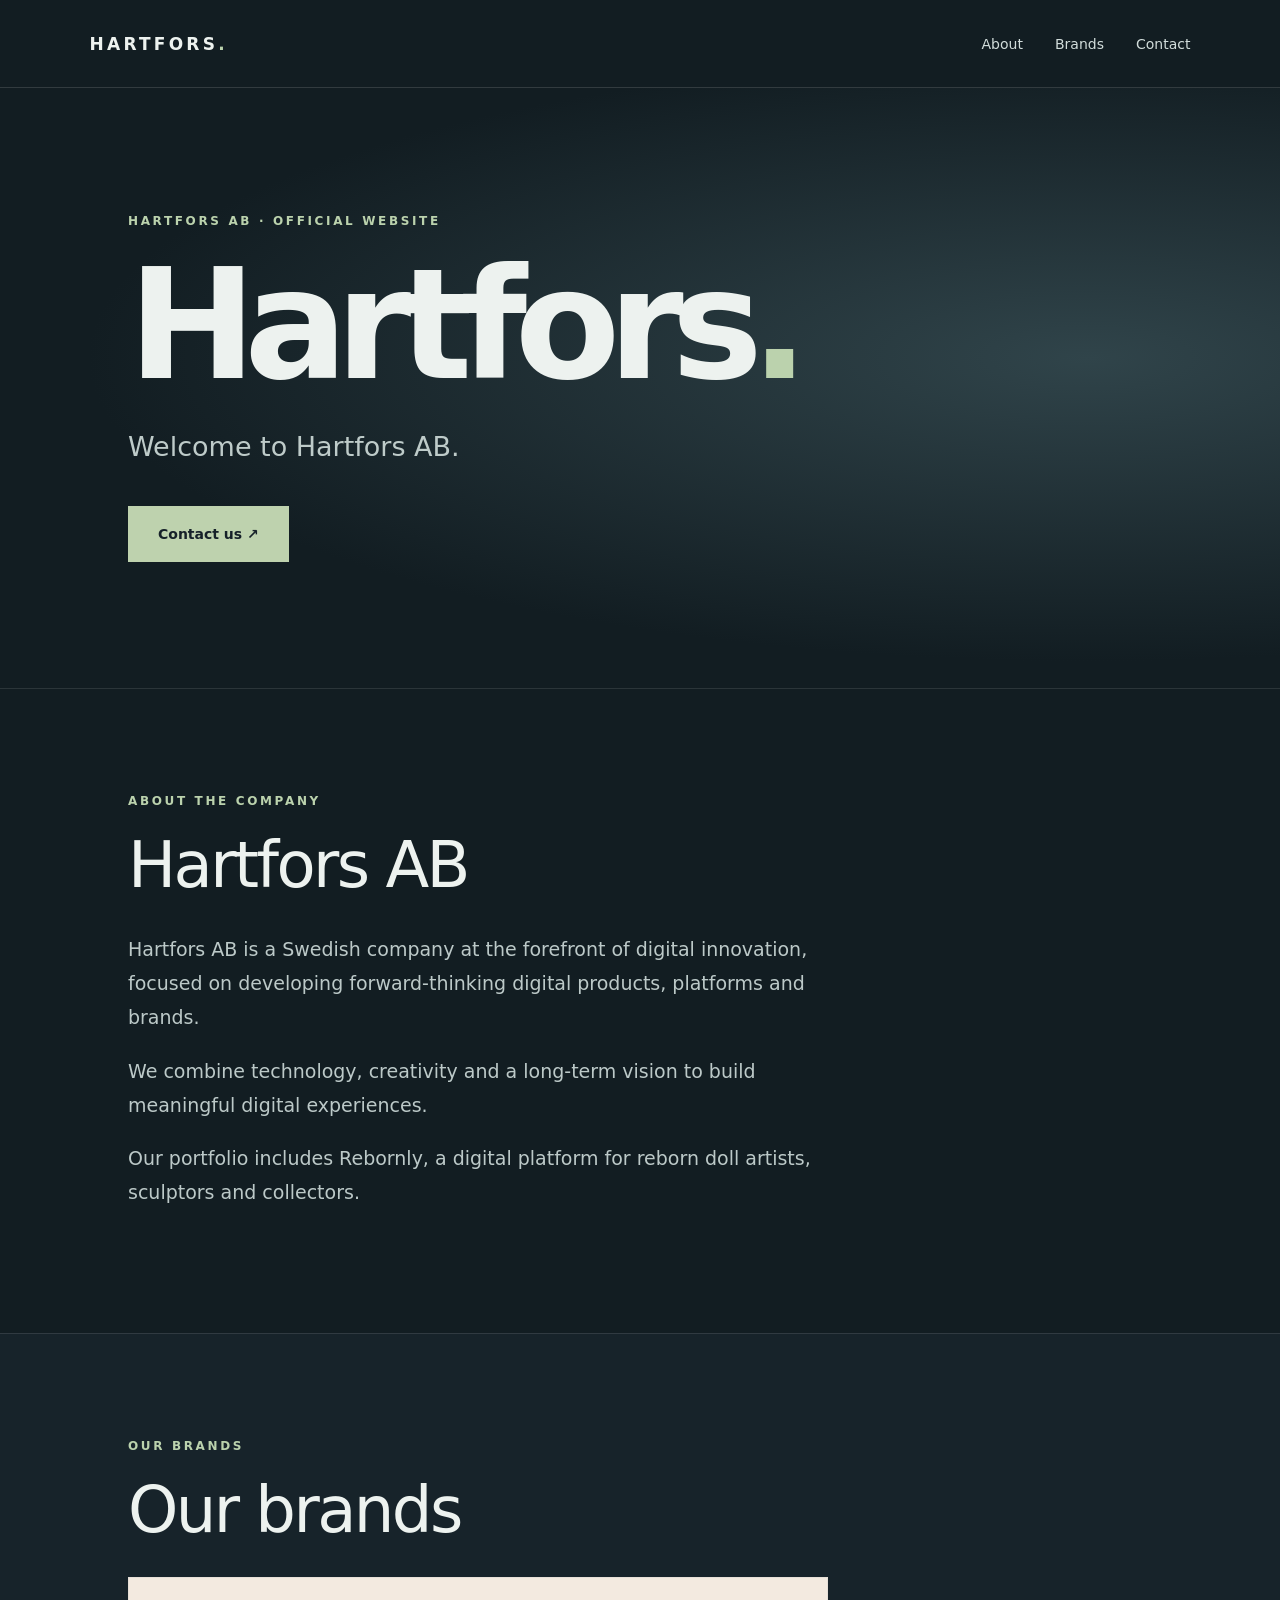
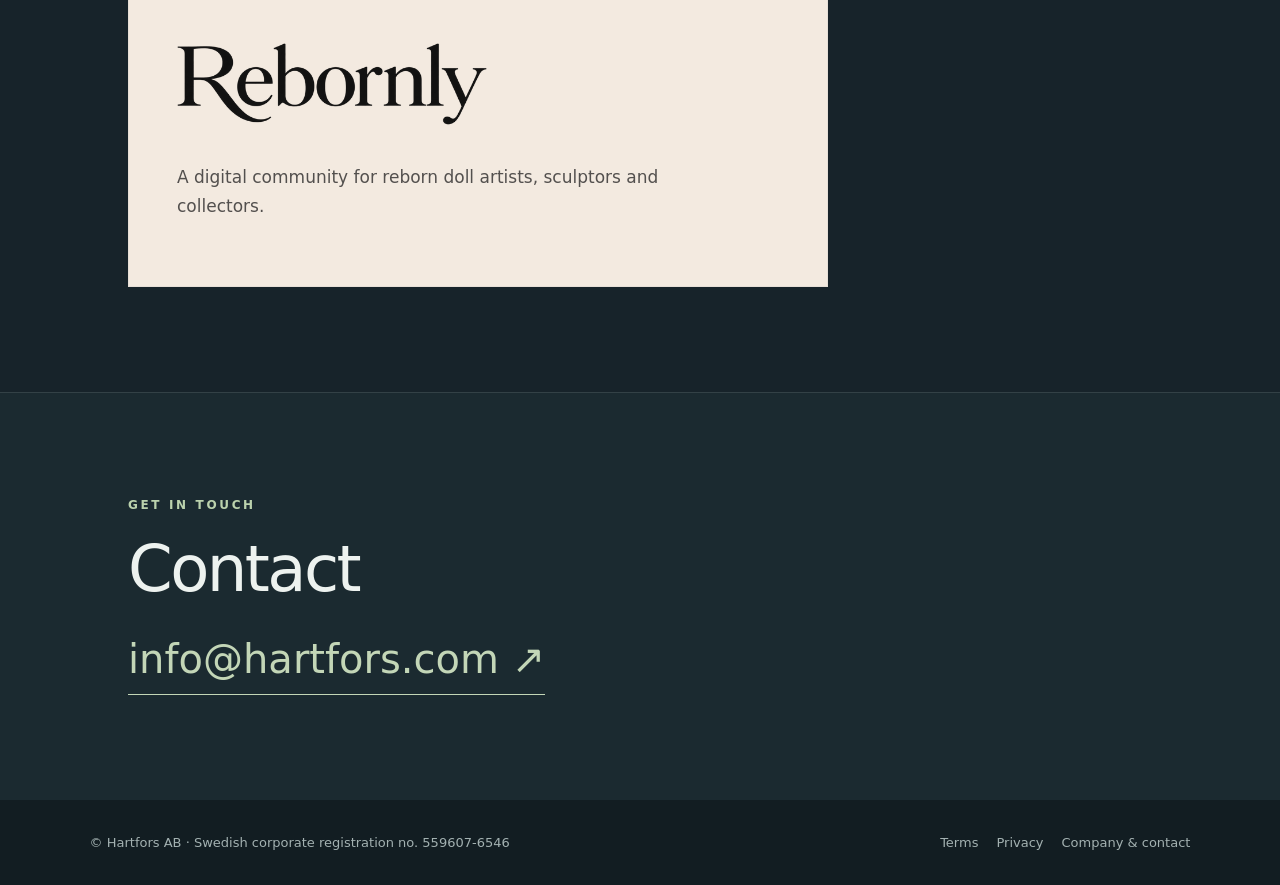
<file: index.html>
<!doctype html>
<html lang="en">
<head>
<meta charset="utf-8">
<meta name="viewport" content="width=device-width,initial-scale=1">
<meta name="description" content="Hartfors AB — official company website.">
<title>Hartfors AB</title>
<link rel="stylesheet" href="styles.css">
</head>
<body>
<header class="nav"><a class="logo" href="/">HARTFORS<span>.</span></a><nav><a href="#about">About</a><a href="#brands">Brands</a><a href="#contact">Contact</a></nav></header>
<main><section class="hero"><p class="eyebrow">HARTFORS AB · OFFICIAL WEBSITE</p><h1>Hartfors<span>.</span></h1><p class="intro">Welcome to Hartfors AB.</p><a class="cta" href="mailto:info@hartfors.com">Contact us ↗</a></section>
<section class="section" id="about"><p class="eyebrow">ABOUT THE COMPANY</p><h2>Hartfors AB</h2><p>Hartfors AB is a Swedish company at the forefront of digital innovation, focused on developing forward-thinking digital products, platforms and brands.</p><p>We combine technology, creativity and a long-term vision to build meaningful digital experiences.</p><p>Our portfolio includes Rebornly, a digital platform for reborn doll artists, sculptors and collectors.</p></section>
<section class="section brands" id="brands"><p class="eyebrow">OUR BRANDS</p><h2>Our brands</h2><div class="brand-grid brand-grid--single"><div class="brand-card brand-card--rebornly"><img class="brand-wordmark" src="[data-uri]" alt="Rebornly" loading="lazy"><p>A digital community for reborn doll artists, sculptors and collectors.</p></div>
<!-- Frondly is reserved for a later launch. Remove hidden and brand-grid--single to show it. -->
<div class="brand-card brand-card--frondly" hidden>
<div class="frondly-wordmark">
<svg viewBox="0 0 52 56" fill="none" aria-hidden="true" focusable="false"><path d="M25 49c1-18 7-31 20-42-15 2-29 10-30 25-1 8 3 13 10 17Z" fill="#8BE7AC"/><path d="M23 48C12 45 6 35 7 22c6 4 14 11 18 22" fill="#4ABF87"/><path d="M18 51c3-10 11-21 23-32" stroke="#D2F9D8" stroke-width="2" stroke-linecap="round"/></svg>
<span>Frondly<span class="frondly-dot">.</span></span>
</div>
<p>A digital community for plant collectors to showcase their collections, share growing journeys and connect with fellow plant lovers.</p>
</div>
</div></section>
<section class="section contact" id="contact"><p class="eyebrow">GET IN TOUCH</p><h2>Contact</h2><a class="mail" href="mailto:info@hartfors.com">info@hartfors.com ↗</a></section></main>
<footer><span>© Hartfors AB · Swedish corporate registration no. 559607-6546</span><nav aria-label="Legal and company information" style="display:flex;flex-wrap:wrap;gap:18px"><a href="/terms/">Terms</a><a href="/privacy/">Privacy</a><a href="/contact/">Company &amp; contact</a></nav></footer>
</body>
</html>
</file>
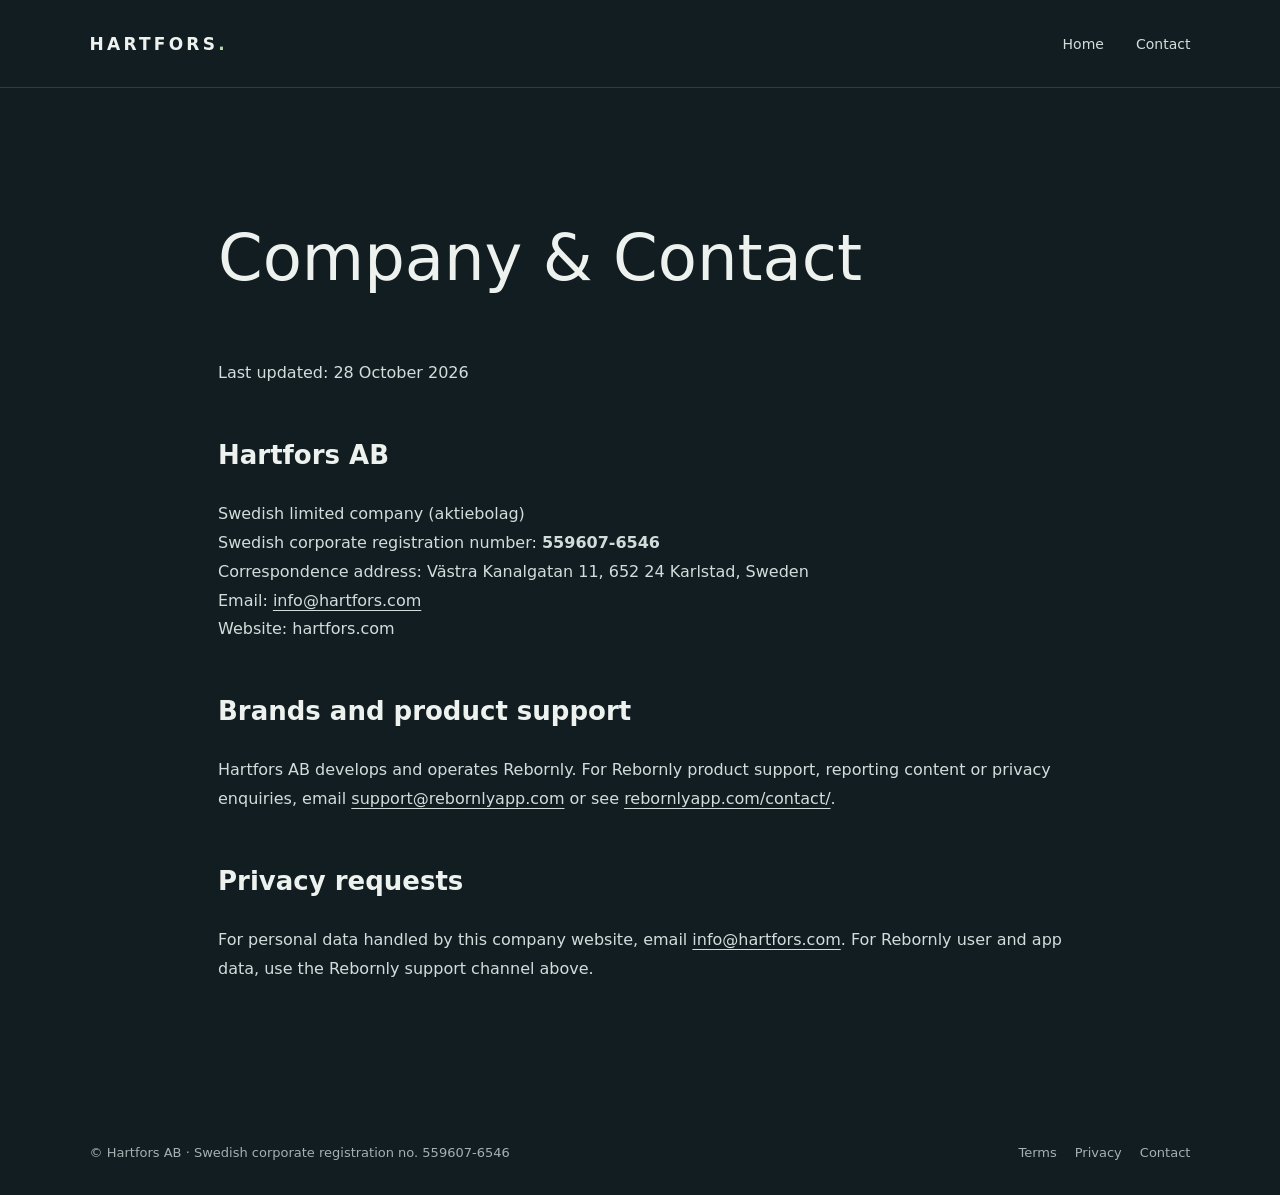
<file: contact/index.html>
<!doctype html><html lang="en"><head><meta charset="utf-8"><meta name="viewport" content="width=device-width,initial-scale=1"><meta name="description" content="Company & Contact — Hartfors AB"><title>Company & Contact — Hartfors AB</title><link rel="stylesheet" href="/styles.css"><style>.legal{max-width:900px;margin:auto;padding:70px 28px 110px;line-height:1.8}.legal h1{font-size:clamp(38px,5vw,66px);font-weight:500}.legal h2{font-size:26px;margin-top:44px}.legal p,.legal li{color:#d2dddb}.legal a{text-decoration:underline;text-underline-offset:4px}footer{gap:20px;flex-wrap:wrap}footer nav{display:flex;flex-wrap:wrap;gap:18px}</style></head><body><header class="nav"><a class="logo" href="/">HARTFORS<span>.</span></a><nav><a href="/">Home</a><a href="/contact/">Contact</a></nav></header><main class="legal"><h1>Company & Contact</h1><p>Last updated: 28 October 2026</p><h2>Hartfors AB</h2><p>Swedish limited company (aktiebolag)<br>Swedish corporate registration number: <strong>559607-6546</strong><br>Correspondence address: Västra Kanalgatan 11, 652 24 Karlstad, Sweden<br>Email: <a href="mailto:info@hartfors.com">info@hartfors.com</a><br>Website: hartfors.com</p><h2>Brands and product support</h2><p>Hartfors AB develops and operates Rebornly. For Rebornly product support, reporting content or privacy enquiries, email <a href="mailto:support@rebornlyapp.com">support@rebornlyapp.com</a> or see <a href="https://rebornlyapp.com/contact/">rebornlyapp.com/contact/</a>.</p><h2>Privacy requests</h2><p>For personal data handled by this company website, email <a href="mailto:info@hartfors.com">info@hartfors.com</a>. For Rebornly user and app data, use the Rebornly support channel above.</p></main><footer><span>© Hartfors AB · Swedish corporate registration no. 559607-6546</span><nav aria-label="Legal"><a href="/terms/">Terms</a><a href="/privacy/">Privacy</a><a href="/contact/">Contact</a></nav></footer></body></html>
</file>
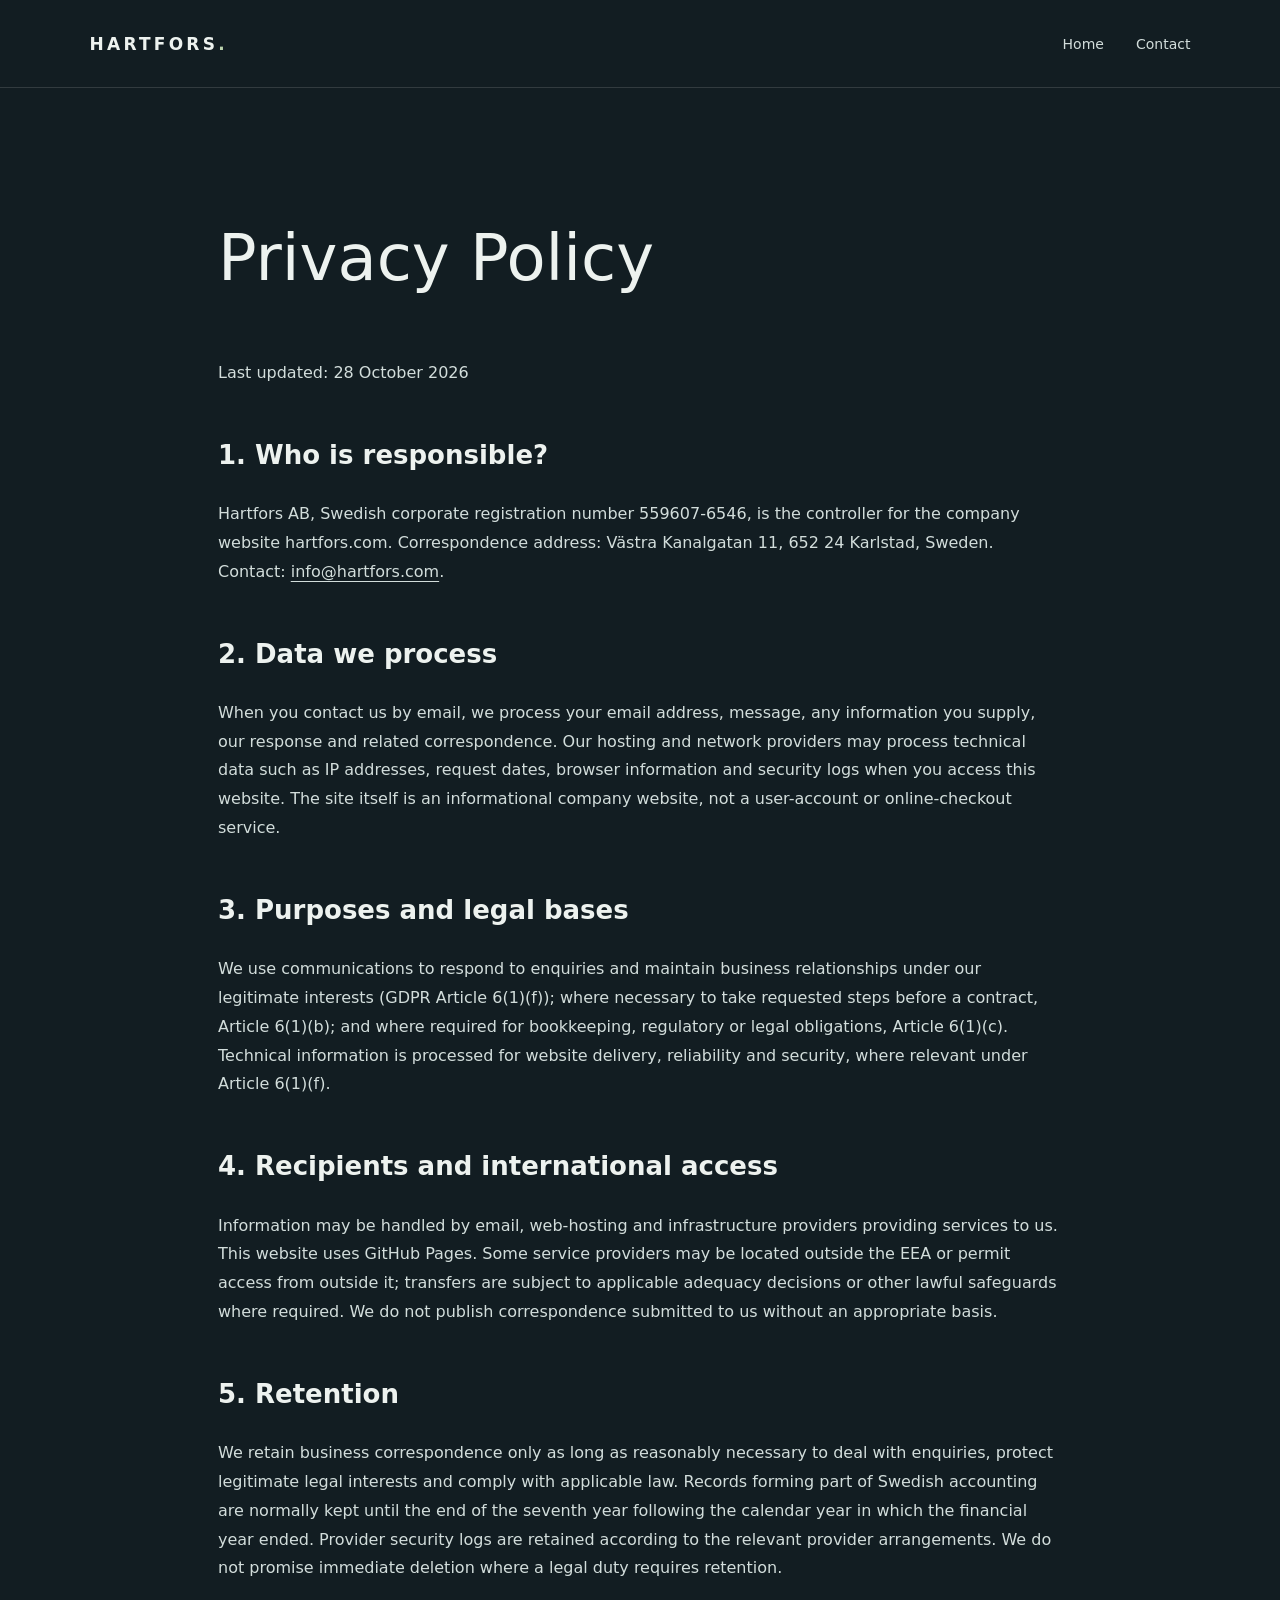
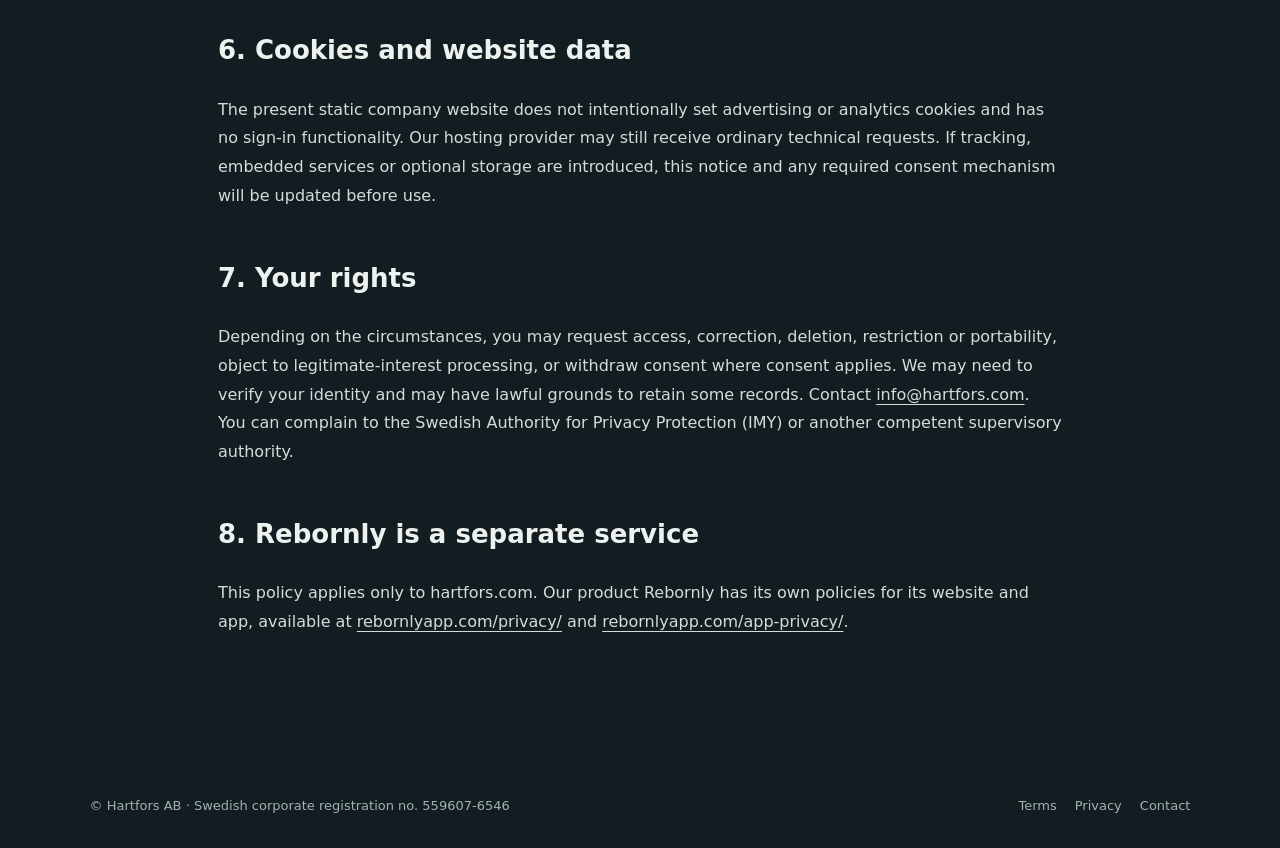
<file: privacy/index.html>
<!doctype html><html lang="en"><head><meta charset="utf-8"><meta name="viewport" content="width=device-width,initial-scale=1"><meta name="description" content="Privacy Policy — Hartfors AB"><title>Privacy Policy — Hartfors AB</title><link rel="stylesheet" href="/styles.css"><style>.legal{max-width:900px;margin:auto;padding:70px 28px 110px;line-height:1.8}.legal h1{font-size:clamp(38px,5vw,66px);font-weight:500}.legal h2{font-size:26px;margin-top:44px}.legal p,.legal li{color:#d2dddb}.legal a{text-decoration:underline;text-underline-offset:4px}footer{gap:20px;flex-wrap:wrap}footer nav{display:flex;flex-wrap:wrap;gap:18px}</style></head><body><header class="nav"><a class="logo" href="/">HARTFORS<span>.</span></a><nav><a href="/">Home</a><a href="/contact/">Contact</a></nav></header><main class="legal"><h1>Privacy Policy</h1><p>Last updated: 28 October 2026</p><h2>1. Who is responsible?</h2><p>Hartfors AB, Swedish corporate registration number 559607-6546, is the controller for the company website hartfors.com. Correspondence address: Västra Kanalgatan 11, 652 24 Karlstad, Sweden. Contact: <a href="mailto:info@hartfors.com">info@hartfors.com</a>.</p><h2>2. Data we process</h2><p>When you contact us by email, we process your email address, message, any information you supply, our response and related correspondence. Our hosting and network providers may process technical data such as IP addresses, request dates, browser information and security logs when you access this website. The site itself is an informational company website, not a user-account or online-checkout service.</p><h2>3. Purposes and legal bases</h2><p>We use communications to respond to enquiries and maintain business relationships under our legitimate interests (GDPR Article 6(1)(f)); where necessary to take requested steps before a contract, Article 6(1)(b); and where required for bookkeeping, regulatory or legal obligations, Article 6(1)(c). Technical information is processed for website delivery, reliability and security, where relevant under Article 6(1)(f).</p><h2>4. Recipients and international access</h2><p>Information may be handled by email, web-hosting and infrastructure providers providing services to us. This website uses GitHub Pages. Some service providers may be located outside the EEA or permit access from outside it; transfers are subject to applicable adequacy decisions or other lawful safeguards where required. We do not publish correspondence submitted to us without an appropriate basis.</p><h2>5. Retention</h2><p>We retain business correspondence only as long as reasonably necessary to deal with enquiries, protect legitimate legal interests and comply with applicable law. Records forming part of Swedish accounting are normally kept until the end of the seventh year following the calendar year in which the financial year ended. Provider security logs are retained according to the relevant provider arrangements. We do not promise immediate deletion where a legal duty requires retention.</p><h2>6. Cookies and website data</h2><p>The present static company website does not intentionally set advertising or analytics cookies and has no sign-in functionality. Our hosting provider may still receive ordinary technical requests. If tracking, embedded services or optional storage are introduced, this notice and any required consent mechanism will be updated before use.</p><h2>7. Your rights</h2><p>Depending on the circumstances, you may request access, correction, deletion, restriction or portability, object to legitimate-interest processing, or withdraw consent where consent applies. We may need to verify your identity and may have lawful grounds to retain some records. Contact <a href="mailto:info@hartfors.com">info@hartfors.com</a>. You can complain to the Swedish Authority for Privacy Protection (IMY) or another competent supervisory authority.</p><h2>8. Rebornly is a separate service</h2><p>This policy applies only to hartfors.com. Our product Rebornly has its own policies for its website and app, available at <a href="https://rebornlyapp.com/privacy/">rebornlyapp.com/privacy/</a> and <a href="https://rebornlyapp.com/app-privacy/">rebornlyapp.com/app-privacy/</a>.</p></main><footer><span>© Hartfors AB · Swedish corporate registration no. 559607-6546</span><nav aria-label="Legal"><a href="/terms/">Terms</a><a href="/privacy/">Privacy</a><a href="/contact/">Contact</a></nav></footer></body></html>
</file>
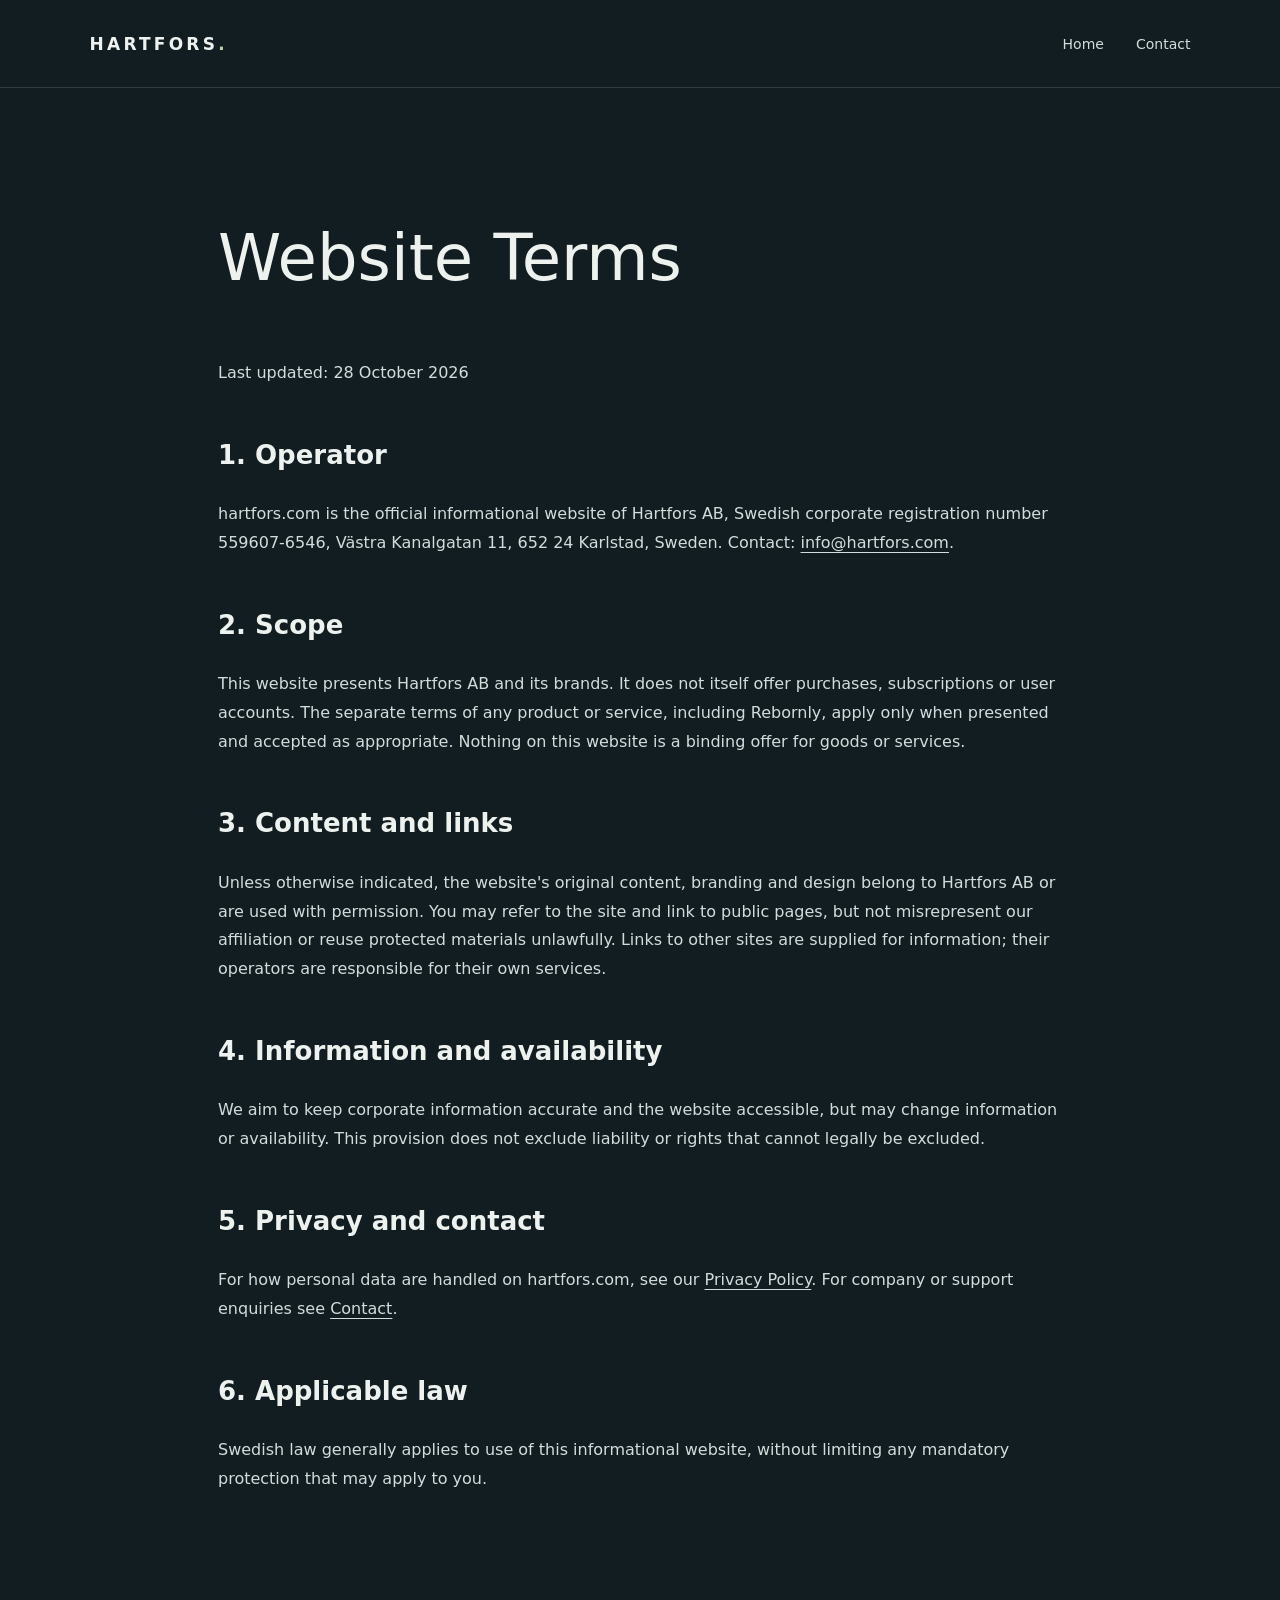
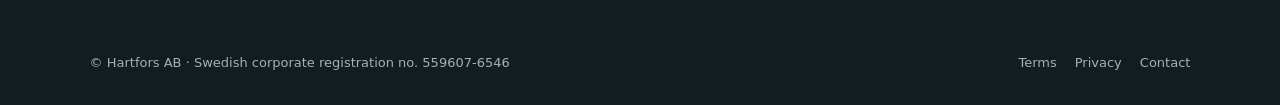
<file: terms/index.html>
<!doctype html><html lang="en"><head><meta charset="utf-8"><meta name="viewport" content="width=device-width,initial-scale=1"><meta name="description" content="Website Terms — Hartfors AB"><title>Website Terms — Hartfors AB</title><link rel="stylesheet" href="/styles.css"><style>.legal{max-width:900px;margin:auto;padding:70px 28px 110px;line-height:1.8}.legal h1{font-size:clamp(38px,5vw,66px);font-weight:500}.legal h2{font-size:26px;margin-top:44px}.legal p,.legal li{color:#d2dddb}.legal a{text-decoration:underline;text-underline-offset:4px}footer{gap:20px;flex-wrap:wrap}footer nav{display:flex;flex-wrap:wrap;gap:18px}</style></head><body><header class="nav"><a class="logo" href="/">HARTFORS<span>.</span></a><nav><a href="/">Home</a><a href="/contact/">Contact</a></nav></header><main class="legal"><h1>Website Terms</h1><p>Last updated: 28 October 2026</p><h2>1. Operator</h2><p>hartfors.com is the official informational website of Hartfors AB, Swedish corporate registration number 559607-6546, Västra Kanalgatan 11, 652 24 Karlstad, Sweden. Contact: <a href="mailto:info@hartfors.com">info@hartfors.com</a>.</p><h2>2. Scope</h2><p>This website presents Hartfors AB and its brands. It does not itself offer purchases, subscriptions or user accounts. The separate terms of any product or service, including Rebornly, apply only when presented and accepted as appropriate. Nothing on this website is a binding offer for goods or services.</p><h2>3. Content and links</h2><p>Unless otherwise indicated, the website's original content, branding and design belong to Hartfors AB or are used with permission. You may refer to the site and link to public pages, but not misrepresent our affiliation or reuse protected materials unlawfully. Links to other sites are supplied for information; their operators are responsible for their own services.</p><h2>4. Information and availability</h2><p>We aim to keep corporate information accurate and the website accessible, but may change information or availability. This provision does not exclude liability or rights that cannot legally be excluded.</p><h2>5. Privacy and contact</h2><p>For how personal data are handled on hartfors.com, see our <a href="/privacy/">Privacy Policy</a>. For company or support enquiries see <a href="/contact/">Contact</a>.</p><h2>6. Applicable law</h2><p>Swedish law generally applies to use of this informational website, without limiting any mandatory protection that may apply to you.</p></main><footer><span>© Hartfors AB · Swedish corporate registration no. 559607-6546</span><nav aria-label="Legal"><a href="/terms/">Terms</a><a href="/privacy/">Privacy</a><a href="/contact/">Contact</a></nav></footer></body></html>
</file>
<file: styles.css>
:root{font-family:Inter,ui-sans-serif,system-ui,-apple-system,"Segoe UI",sans-serif;color:#edf2ef;background:#121d22}*{box-sizing:border-box}html{scroll-behavior:smooth}body{margin:0}a{color:inherit;text-decoration:none}a:focus-visible{outline:2px solid #c3d6b7;outline-offset:5px}.nav{min-height:88px;padding:0 clamp(25px,7vw,100px);display:flex;align-items:center;justify-content:space-between;border-bottom:1px solid #ffffff22}.logo{font-weight:800;letter-spacing:.19em;font-size:17px}.logo span,h1 span{color:#bbd2ad}.nav nav{display:flex;gap:32px;color:#d2dddb;font-size:14px}.nav nav a:hover{color:#bbd2ad}.hero{min-height:600px;display:flex;flex-direction:column;align-items:flex-start;justify-content:center;padding:100px clamp(25px,10vw,150px);background:radial-gradient(ellipse at 85% 45%,#30444a 0%,#121d22 65%)}.eyebrow{font-size:12px;letter-spacing:.22em;font-weight:750;color:#bbd2ad;margin:0 0 20px}.hero h1{font-size:clamp(75px,12vw,160px);letter-spacing:-.08em;font-weight:550;line-height:1;margin:0}.intro{font-size:clamp(20px,2.5vw,27px);color:#becbc9;font-weight:300;margin:30px 0 44px}.cta{background:#bed2ae;color:#162129;padding:20px 30px;font-size:14px;font-weight:750}.cta:hover{background:#e0ebd8}.section{padding:105px clamp(25px,10vw,150px);border-top:1px solid #ffffff1b}.section h2{font-size:clamp(38px,5vw,64px);font-weight:500;letter-spacing:-.04em;margin:0 0 30px}.section>p:not(.eyebrow){max-width:690px;font-size:19px;line-height:1.8;color:#bcc9c8}.contact{background:#1b2a30}.mail{display:inline-block;font-size:clamp(23px,4vw,40px);color:#c3d6b7;border-bottom:1px solid #c3d6b7;padding-bottom:12px}footer{padding:35px clamp(25px,7vw,100px);display:flex;justify-content:space-between;color:#a3b1b1;font-size:13px}@media(max-width:650px){.nav{min-height:74px}.nav nav{gap:18px}.hero{min-height:520px}.section{padding-top:75px;padding-bottom:75px}}
.brands{background:#17232a}.brand-card{border:1px solid #ffffff29;background:#202f34;padding:clamp(26px,4vw,48px);max-width:700px}.brand-wordmark{display:block;width:min(100%,310px);height:auto;max-height:130px;object-fit:contain;object-position:left center;margin-bottom:28px}.brand-card h3{font-size:27px;font-weight:550;letter-spacing:-.02em;margin:0 0 10px}.brand-card p{color:#becbc9;font-size:17px;line-height:1.7;max-width:500px;margin:0}@media(max-width:650px){.nav nav{gap:13px;font-size:13px}}

/* Brand portfolio */
.brand-grid{display:grid;grid-template-columns:repeat(2,minmax(0,1fr));gap:22px;max-width:1120px}
.brand-grid--single{grid-template-columns:minmax(0,700px)}
.brand-grid .brand-card{max-width:none;min-height:310px;display:flex;flex-direction:column;justify-content:center}
.brand-grid .brand-card[hidden]{display:none}
.brand-card--rebornly{background:#f3eae0;border-color:#e6dfd7}
.brand-card--rebornly p{color:#53504e}
.brand-card--frondly{border-color:#68c99566;background:radial-gradient(circle at 95% 5%,#69e39c30,transparent 55%),linear-gradient(135deg,#15332c 0%,#1c4135 100%)}
.frondly-wordmark{display:flex;align-items:center;gap:13px;color:#8be7ac;font-family:ui-rounded,"Arial Rounded MT Bold",Inter,ui-sans-serif,system-ui,sans-serif;font-size:clamp(38px,4.1vw,55px);font-weight:750;letter-spacing:-.07em;line-height:1.05;margin-bottom:28px}
.frondly-wordmark svg{width:49px;height:53px;flex:none}
.frondly-dot{color:#ddffbd}
.brand-card--frondly p{color:#c6dfd2}
@media(max-width:760px){.brand-grid{grid-template-columns:1fr}.brand-grid .brand-card{min-height:0}}
</file>
